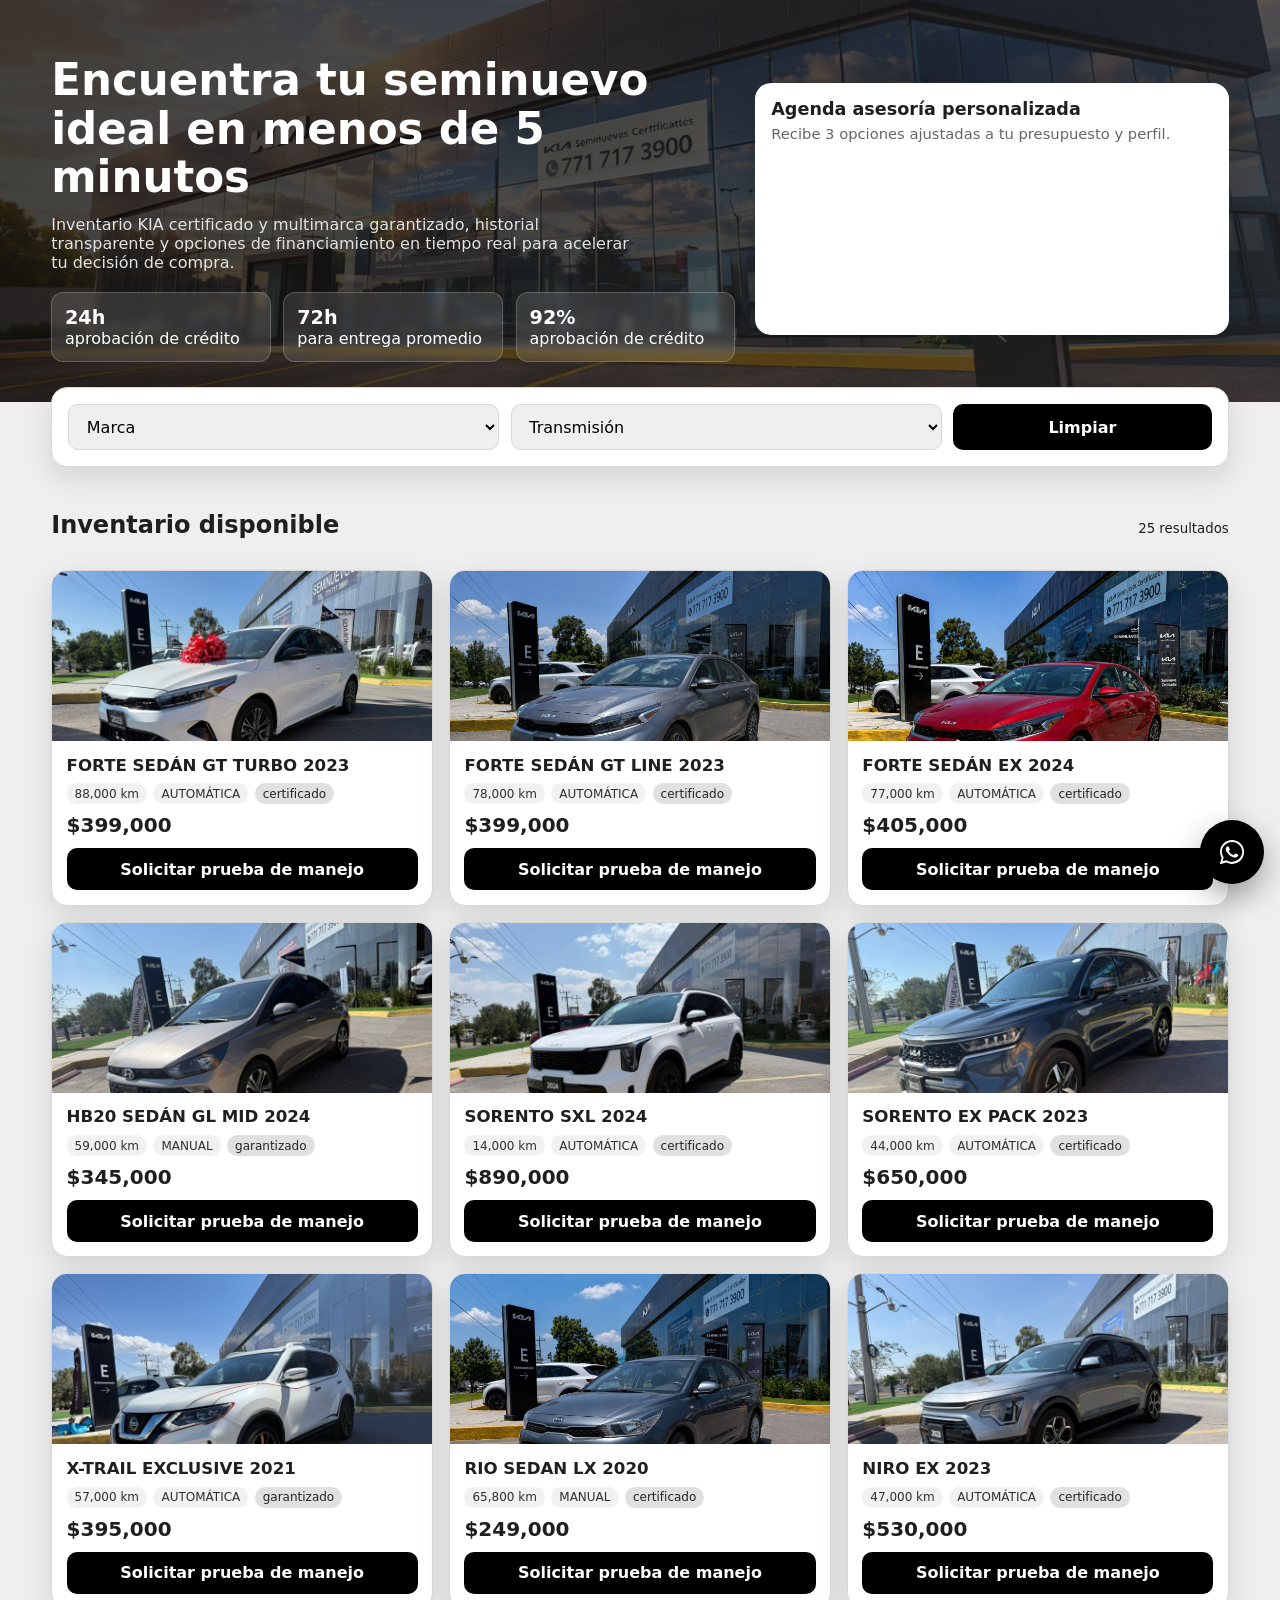
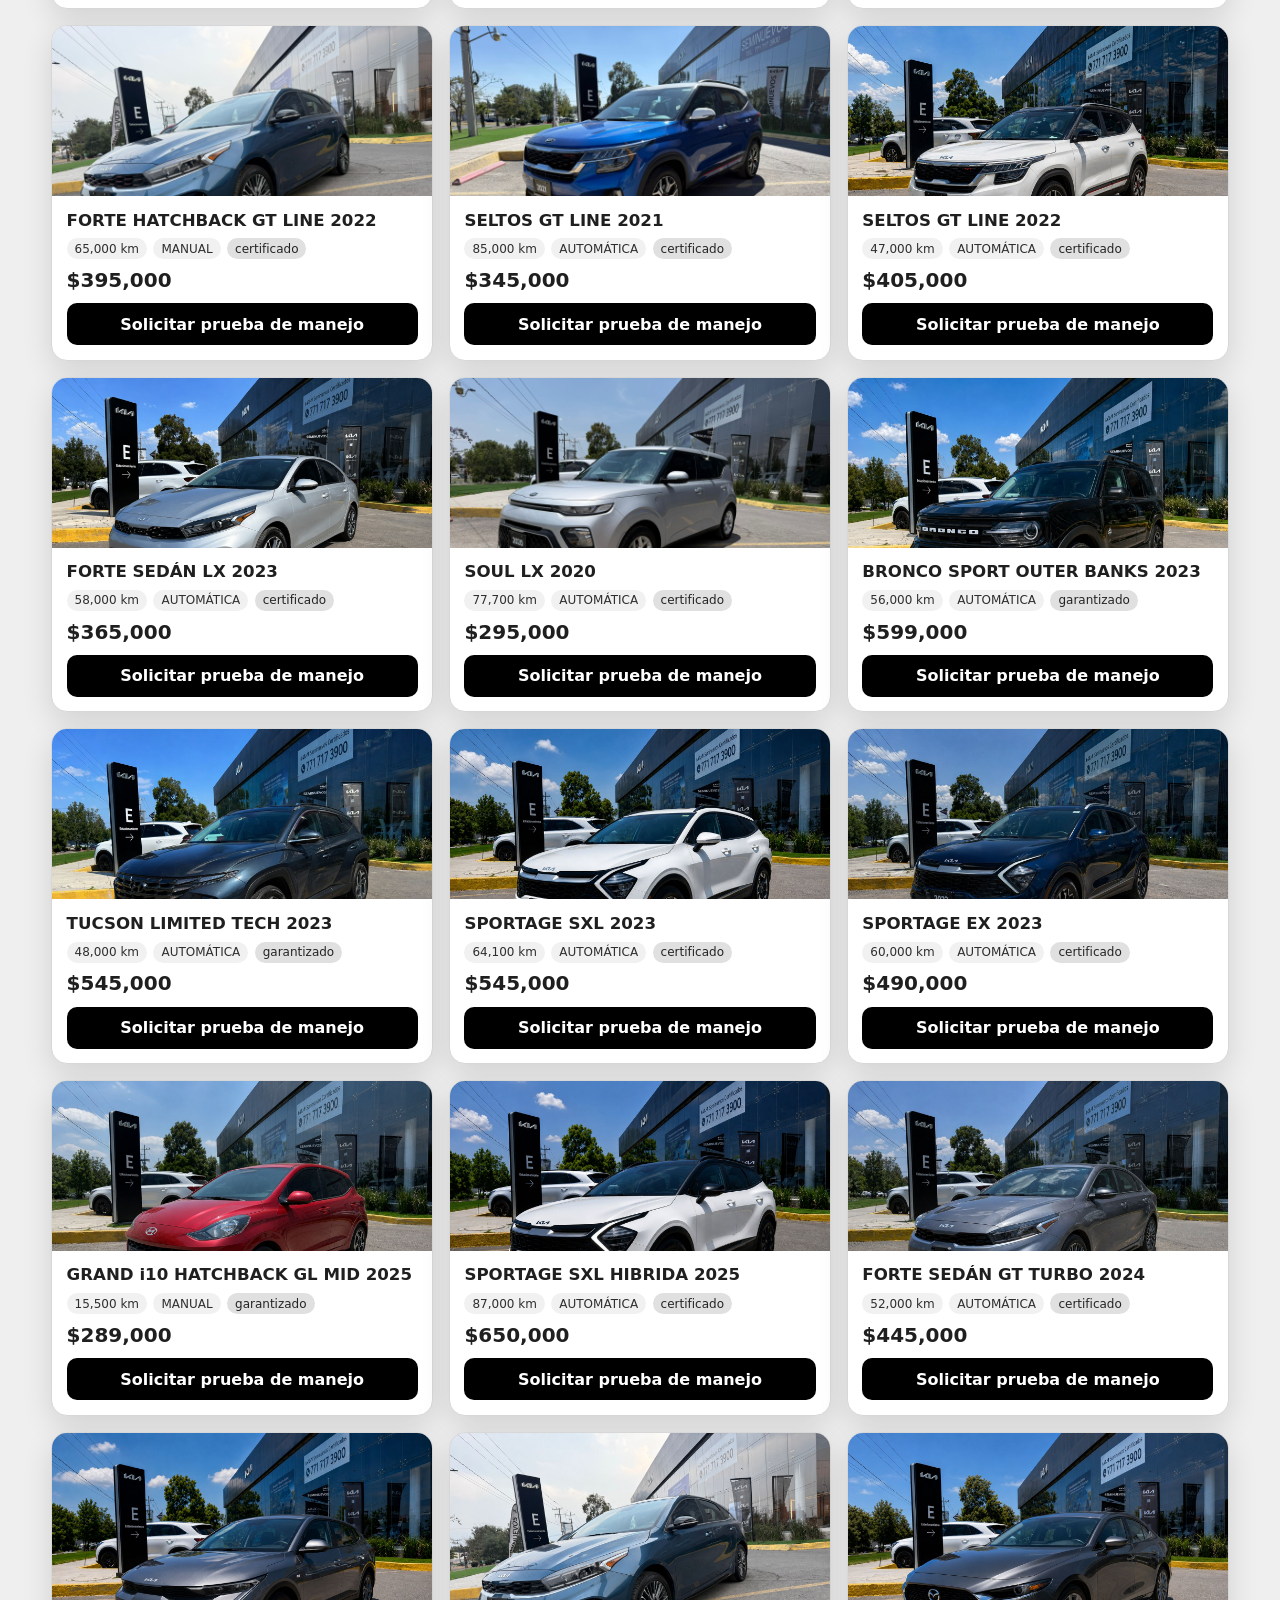
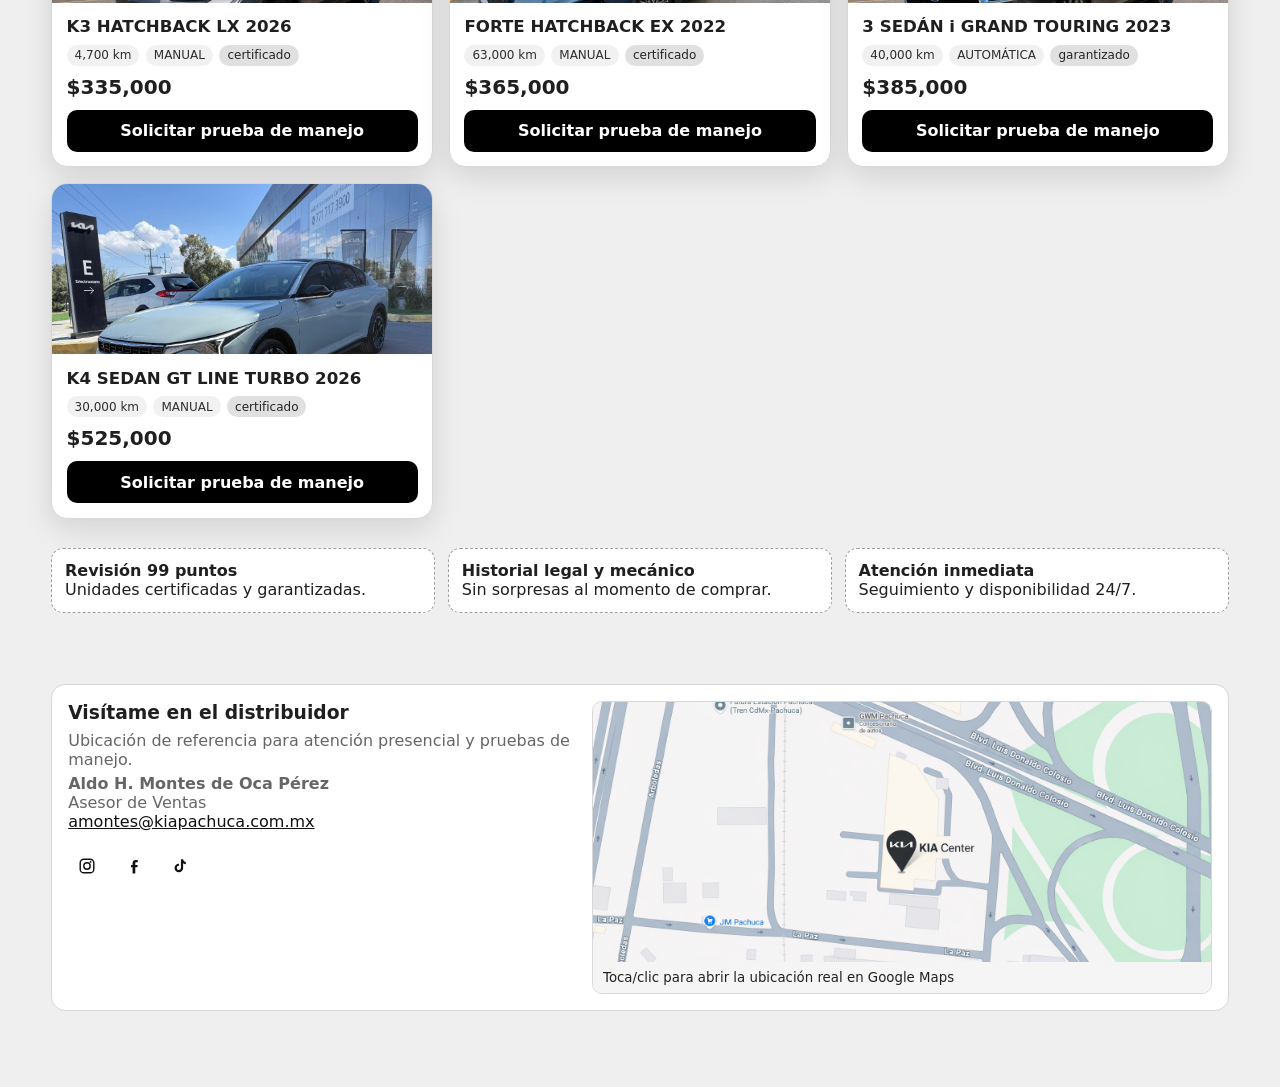
<file: index.html>
<!doctype html>
<html lang="es-MX">
  <head>
    <meta charset="UTF-8" />
    <meta name="viewport" content="width=device-width, initial-scale=1.0" />
    <title>Seminuevos Certificados | Encuentra tu próxima unidad</title>
    <meta
      name="description"
      content="Explora inventario de unidades seminuevas certificadas, filtra por presupuesto y aparta con evaluación inmediata."
    />
    <link rel="stylesheet" href="styles.css" />
  
  </head>
  <body>
    <header class="hero">
      <div class="container hero-grid">
        <div>
          <h1>Encuentra tu seminuevo ideal en menos de 5 minutos</h1>
          <p>
            Inventario KIA certificado y multimarca garantizado, historial transparente y opciones de financiamiento en tiempo real para acelerar tu decisión de compra.
          </p>

          <div class="kpis">
            <div class="kpi"><strong>24h</strong> aprobación de crédito</div>
            <div class="kpi"><strong>72h</strong> para entrega promedio</div>
            <div class="kpi"><strong>92%</strong> aprobación de crédito</div>
          </div>
        </div>

        <aside class="lead-box" aria-label="Formulario lead">
          <h2>Agenda asesoría personalizada</h2>
          <p>Recibe 3 opciones ajustadas a tu presupuesto y perfil.</p>
          <iframe style="border:none;width:100%;" id="leads-web-w5qqwc" src="https://noteforms.com/forms/leads-web-w5qqwc"></iframe><script type="text/javascript" onload="initEmbed('leads-web-w5qqwc', { autoResize: true })" src="https://noteforms.com/widgets/iframe.min.js"></script>
          <div id="leadMessage" class="notice" aria-live="polite"></div>
        </aside>
      </div>
    </header>

    <main>
      <div class="container">
        <section class="search-panel" aria-label="Filtros de inventario">
          <select id="brand">
            <option value="">Marca</option>
            <option value="KIA">KIA</option>
            <option value="HYUNDAI">HYUNDAI</option>
            <option value="CHEVROLET">CHEVROLET</option>
            <option value="MAZDA">MAZDA</option>
            <option value="NISSAN">NISSAN</option>
            <option value="FORD">FORD</option>
            <option value="TOYOTA">TOYOTA</option>
          </select>
          <select id="price">
            <option value="">Transmisión</option>
            <option value="AUTOMÁTICA">AUTOMÁTICA</option>
            <option value="MANUAL">MANUAL</option>
          </select>
          <button id="clear">Limpiar</button>
        </section>

        <section>
          <div class="inventory-head">
            <h2>Inventario disponible</h2>
            <small id="resultCount">12 resultados</small>
          </div>
          <div class="inventory-grid" id="inventory"></div>
        </section>

        <section class="badges" aria-label="Elementos de confianza">
          <article class="badge"><strong>Revisión 99 puntos</strong><br />Unidades certificadas y garantizadas.</article>
          <article class="badge"><strong>Historial legal y mecánico</strong><br />Sin sorpresas al momento de comprar.</article>
          <article class="badge"><strong>Atención inmediata</strong><br />Seguimiento y disponibilidad 24/7.</article>
        </section>
      </div>
    </main>


    <footer class="location-footer">
      <div class="container">
        <div class="location-grid">
        <div>
          <h3>Visítame en el distribuidor</h3>
          <p>Ubicación de referencia para atención presencial y pruebas de manejo.</p>
          <p><strong>Aldo H. Montes de Oca Pérez</strong><br />Asesor de Ventas<br /><a href="mailto:amontes@kiapachuca.com.mx">amontes@kiapachuca.com.mx</a></p>
          <nav class="social-links" aria-label="Redes sociales">
            <a href="https://www.instagram.com/aldom_asekia?igsh=YmJyZjhnazBlbmht&utm_source=qr" target="_blank" rel="noopener noreferrer" aria-label="Instagram">
              <svg viewBox="0 0 24 24" aria-hidden="true"><path d="M7.8 2h8.4A5.8 5.8 0 0 1 22 7.8v8.4a5.8 5.8 0 0 1-5.8 5.8H7.8A5.8 5.8 0 0 1 2 16.2V7.8A5.8 5.8 0 0 1 7.8 2Zm0 1.9A3.9 3.9 0 0 0 3.9 7.8v8.4a3.9 3.9 0 0 0 3.9 3.9h8.4a3.9 3.9 0 0 0 3.9-3.9V7.8a3.9 3.9 0 0 0-3.9-3.9H7.8Zm8.95 1.45a1.2 1.2 0 1 1 0 2.4 1.2 1.2 0 0 1 0-2.4ZM12 6.8A5.2 5.2 0 1 1 6.8 12 5.2 5.2 0 0 1 12 6.8Zm0 1.9A3.3 3.3 0 1 0 15.3 12 3.3 3.3 0 0 0 12 8.7Z"/></svg>
            </a>
            <a href="https://www.facebook.com/share/18MFpTkFjp/?mibextid=wwXIfr" target="_blank" rel="noopener noreferrer" aria-label="Facebook">
              <svg viewBox="0 0 24 24" aria-hidden="true"><path d="M13.7 22v-8.2h2.8l.4-3.2h-3.2V8.5c0-.9.3-1.6 1.6-1.6h1.7V4c-.3 0-1.4-.1-2.6-.1-2.6 0-4.3 1.6-4.3 4.5v2.2H8v3.2h2.1V22h3.6Z"/></svg>
            </a>
            <a href="https://www.tiktok.com/@aldocp4?_r=1&_t=ZS-95QRvJqVZK8" target="_blank" rel="noopener noreferrer" aria-label="TikTok">
              <svg viewBox="0 0 24 24" aria-hidden="true"><path d="M14.8 3c.4 2 1.6 3.2 3.6 3.7v2.8a6.7 6.7 0 0 1-3.6-1.2v6.3a5.7 5.7 0 1 1-5.7-5.7h.2v2.9H9a2.8 2.8 0 1 0 2.9 2.8V3h2.9Z"/></svg>
            </a>
          </nav>
        </div>
        <a
          class="map-link"
          href="https://maps.app.goo.gl/ScDKZrzQhqWrTaPL8"
          target="_blank"
          rel="noopener noreferrer"
          aria-label="Abrir ubicación de la agencia en Google Maps"
        >
          <img
            src="assets/croquis-kia-center.png"
            alt="Croquis de ubicación de Kia Center"
            loading="lazy"
          />
          <small>Toca/clic para abrir la ubicación real en Google Maps</small>
        </a>
        </div>
      </div>
    </footer>


    <a class="sticky-cta" href="https://wa.me/message/4QTC4XJFXGQPE1" target="_blank" rel="noopener noreferrer" aria-label="Cotizar por WhatsApp">
      <svg viewBox="0 0 32 32" aria-hidden="true" focusable="false">
        <path d="M16.03 3.2c-7.08 0-12.8 5.66-12.8 12.64 0 2.24.6 4.42 1.74 6.34L3 29l7.03-1.83a12.9 12.9 0 0 0 6 1.52h.01c7.07 0 12.8-5.66 12.8-12.65A12.7 12.7 0 0 0 16.03 3.2Zm0 23.36h-.01a10.8 10.8 0 0 1-5.5-1.5l-.4-.24-4.16 1.08 1.11-4.03-.27-.41a10.5 10.5 0 0 1-1.67-5.62c0-5.8 4.8-10.52 10.9-10.52 6.01 0 10.9 4.72 10.9 10.52 0 5.8-4.89 10.52-10.9 10.52Zm5.98-7.85c-.33-.16-1.97-.96-2.27-1.07-.3-.11-.52-.16-.74.16-.21.32-.85 1.07-1.05 1.29-.19.21-.39.24-.72.08-.33-.16-1.39-.5-2.65-1.58-.98-.84-1.64-1.88-1.83-2.2-.19-.32-.02-.5.14-.66.14-.14.33-.37.49-.55.17-.19.22-.32.33-.53.11-.21.05-.4-.03-.55-.08-.16-.74-1.77-1.01-2.43-.27-.64-.54-.56-.74-.57h-.63c-.21 0-.55.08-.84.4-.29.32-1.1 1.07-1.1 2.62 0 1.55 1.13 3.04 1.29 3.25.16.21 2.22 3.5 5.47 4.77.77.33 1.38.53 1.85.67.78.24 1.5.21 2.06.13.63-.1 1.97-.8 2.25-1.57.28-.77.28-1.43.2-1.57-.08-.13-.3-.21-.63-.37Z"/>
      </svg>
    </a>

    <script src="script.js" defer></script>
  </body>
</html>
</file>
<file: styles.css>
:root {
        --bg: #111111;
        --bg-soft: #1e1e1e;
        --card: #ffffff;
        --text: #1f1f1f;
        --muted: #666666;
        --line: #d7d7d7;
        --accent: #000000;
        --accent-2: #000000;
        --danger: #4a4a4a;
        --radius: 16px;
        --shadow: 0 10px 30px rgba(0, 0, 0, 0.12);
      }

      * {
        box-sizing: border-box;
      }

      body {
        margin: 0;
        font-family: Inter, system-ui, -apple-system, Segoe UI, Roboto, sans-serif;
        color: var(--text);
        background: #efefef;
      }

      .container {
        width: min(1200px, 92%);
        margin-inline: auto;
      }

      .hero {
        background:
          linear-gradient(120deg, rgba(10, 10, 10, 0.78), rgba(40, 40, 40, 0.72)),
          url("assets/hero-kia-center.jpeg") center/cover no-repeat;
        color: #fff;
        padding: 3.5rem 0 2.5rem;
      }

      .hero-grid {
        display: grid;
        grid-template-columns: 1.3fr 0.9fr;
        gap: 1.25rem;
        align-items: center;
      }

      h1 {
        font-size: clamp(1.9rem, 3.4vw, 3rem);
        line-height: 1.12;
        margin: 0 0 0.8rem;
      }

      .hero p {
        max-width: 58ch;
        margin: 0 0 1.25rem;
        color: #e2e2e2;
      }

      .kpis {
        display: grid;
        grid-template-columns: repeat(3, minmax(0, 1fr));
        gap: 0.8rem;
      }

      .kpi {
        border: 1px solid rgba(255, 255, 255, 0.2);
        border-radius: 12px;
        padding: 0.8rem;
        background: rgba(255, 255, 255, 0.12);
        backdrop-filter: blur(3px);
      }

      .kpi strong {
        display: block;
        font-size: 1.2rem;
      }

      .lead-box {
        background: #fff;
        color: var(--text);
        border-radius: var(--radius);
        padding: 1rem;
        box-shadow: var(--shadow);
      }

      .lead-box h2 {
        margin: 0 0 0.4rem;
        font-size: 1.1rem;
      }

      .lead-box p {
        margin: 0 0 0.8rem;
        color: var(--muted);
        font-size: 0.92rem;
      }


      form {
        display: grid;
        gap: 0.55rem;
      }

      input,
      select,
      button {
        width: 100%;
        border: 1px solid var(--line);
        border-radius: 10px;
        padding: 0.72rem 0.85rem;
        font: inherit;
      }

      button {
        cursor: pointer;
        background: var(--accent);
        color: #fff;
        border: none;
        font-weight: 600;
      }

      button:hover {
        filter: brightness(0.95);
      }

      main {
        padding: 1.3rem 0 3rem;
      }

      .search-panel {
        background: #fff;
        border: 1px solid var(--line);
        border-radius: var(--radius);
        padding: 1rem;
        display: grid;
        grid-template-columns: 1fr 1fr 0.6fr;
        gap: 0.7rem;
        margin-top: -2.2rem;
        position: relative;
        z-index: 2;
        box-shadow: var(--shadow);
      }

      .inventory-head {
        display: flex;
        justify-content: space-between;
        align-items: baseline;
        margin-top: 1.5rem;
      }

      .inventory-grid {
        margin-top: 0.7rem;
        display: grid;
        grid-template-columns: repeat(3, minmax(0, 1fr));
        gap: 1rem;
      }

      .car-card {
        background: var(--card);
        border-radius: var(--radius);
        border: 1px solid var(--line);
        overflow: hidden;
        box-shadow: var(--shadow);
      }

      .car-photo {
        height: 170px;
        background: linear-gradient(145deg, #c7c7c7, #ebebeb);
        display: grid;
        place-items: center;
        color: #2b2b2b;
        font-weight: 700;
        overflow: hidden;
      }

      .car-photo img {
        width: 100%;
        height: 100%;
        object-fit: cover;
      }

      .car-body {
        padding: 0.9rem;
      }

      .car-title {
        margin: 0;
        font-size: 1.04rem;
      }

      .tags {
        display: flex;
        flex-wrap: wrap;
        gap: 0.4rem;
        margin: 0.55rem 0;
      }

      .tag {
        font-size: 0.75rem;
        background: #f1f1f1;
        color: #2f2f2f;
        border-radius: 999px;
        padding: 0.22rem 0.5rem;
      }

      .tag.ok {
        background: #e0e0e0;
        color: #242424;
      }

      .price {
        display: flex;
        justify-content: space-between;
        align-items: center;
        margin: 0.55rem 0 0.7rem;
      }

      .price strong {
        font-size: 1.25rem;
      }

      .badges {
        display: grid;
        grid-template-columns: repeat(3, minmax(0, 1fr));
        gap: 0.8rem;
        margin-top: 1.8rem;
      }

      .badge {
        border-radius: 12px;
        border: 1px dashed #9f9f9f;
        background: #fff;
        padding: 0.8rem;
      }

      .sticky-cta {
        position: fixed;
        right: 1rem;
        bottom: 1rem;
        width: 64px;
        height: 64px;
        border-radius: 50%;
        border: none;
        background: #000000;
        color: #fff;
        display: grid;
        place-items: center;
        box-shadow: 0 12px 30px rgba(0, 0, 0, 0.35);
        cursor: pointer;
        z-index: 20;
      }

      .sticky-cta svg {
        width: 30px;
        height: 30px;
        fill: currentColor;
      }

      .sticky-cta::after {
        content: 'WhatsApp';
        position: absolute;
        right: 76px;
        white-space: nowrap;
        background: #000000;
        color: #fff;
        font-size: 0.78rem;
        padding: 0.3rem 0.55rem;
        border-radius: 8px;
        opacity: 0;
        transform: translateX(8px);
        transition: 0.2s ease;
        pointer-events: none;
      }

      .sticky-cta:hover::after {
        opacity: 1;
        transform: translateX(0);
      }


      .social-links {
        display: flex;
        gap: 0.55rem;
        margin-top: 1rem;
      }

      .social-links a {
        width: 38px;
        height: 38px;
        border-radius: 50%;
        display: grid;
        place-items: center;
        background: #fff;
        color: #111;
        border: 1px solid rgba(255, 255, 255, 0.35);
        text-decoration: none;
      }

      .social-links svg {
        width: 18px;
        height: 18px;
        fill: currentColor;
      }

      .notice {
        margin-top: 0.6rem;
        font-size: 0.82rem;
        color: var(--danger);
      }


      .location-footer {
        padding: 1.4rem 0 4.8rem;
      }

      .location-grid {
        background: #fff;
        border: 1px solid var(--line);
        border-radius: 14px;
        padding: 1rem;
        display: grid;
        grid-template-columns: 0.9fr 1.1fr;
        gap: 1rem;
      }

      .location-grid h3 {
        margin: 0.1rem 0 0.5rem;
      }

      .location-grid p {
        color: var(--muted);
        margin: 0.3rem 0;
      }

      .location-grid a {
        color: #111;
      }

      .map-link {
        display: block;
        border-radius: 10px;
        overflow: hidden;
        text-decoration: none;
        color: inherit;
        border: 1px solid var(--line);
      }

      .map-link img {
        width: 100%;
        min-height: 220px;
        max-height: 260px;
        object-fit: cover;
        display: block;
      }

      .map-link small {
        display: block;
        padding: 0.5rem 0.65rem;
        background: #f5f5f5;
        color: #222;
      }

      @media (max-width: 960px) {
        .hero-grid,
        .inventory-grid {
          grid-template-columns: 1fr;
        }

        .search-panel {
          grid-template-columns: 1fr 1fr;
        }

        .badges,
        .location-grid {
          grid-template-columns: 1fr;
        }
      }

      @media (max-width: 640px) {
        .search-panel {
          grid-template-columns: 1fr;
          margin-top: -1.3rem;
        }

        .kpis {
          grid-template-columns: 1fr;
        }
      }
</file>
